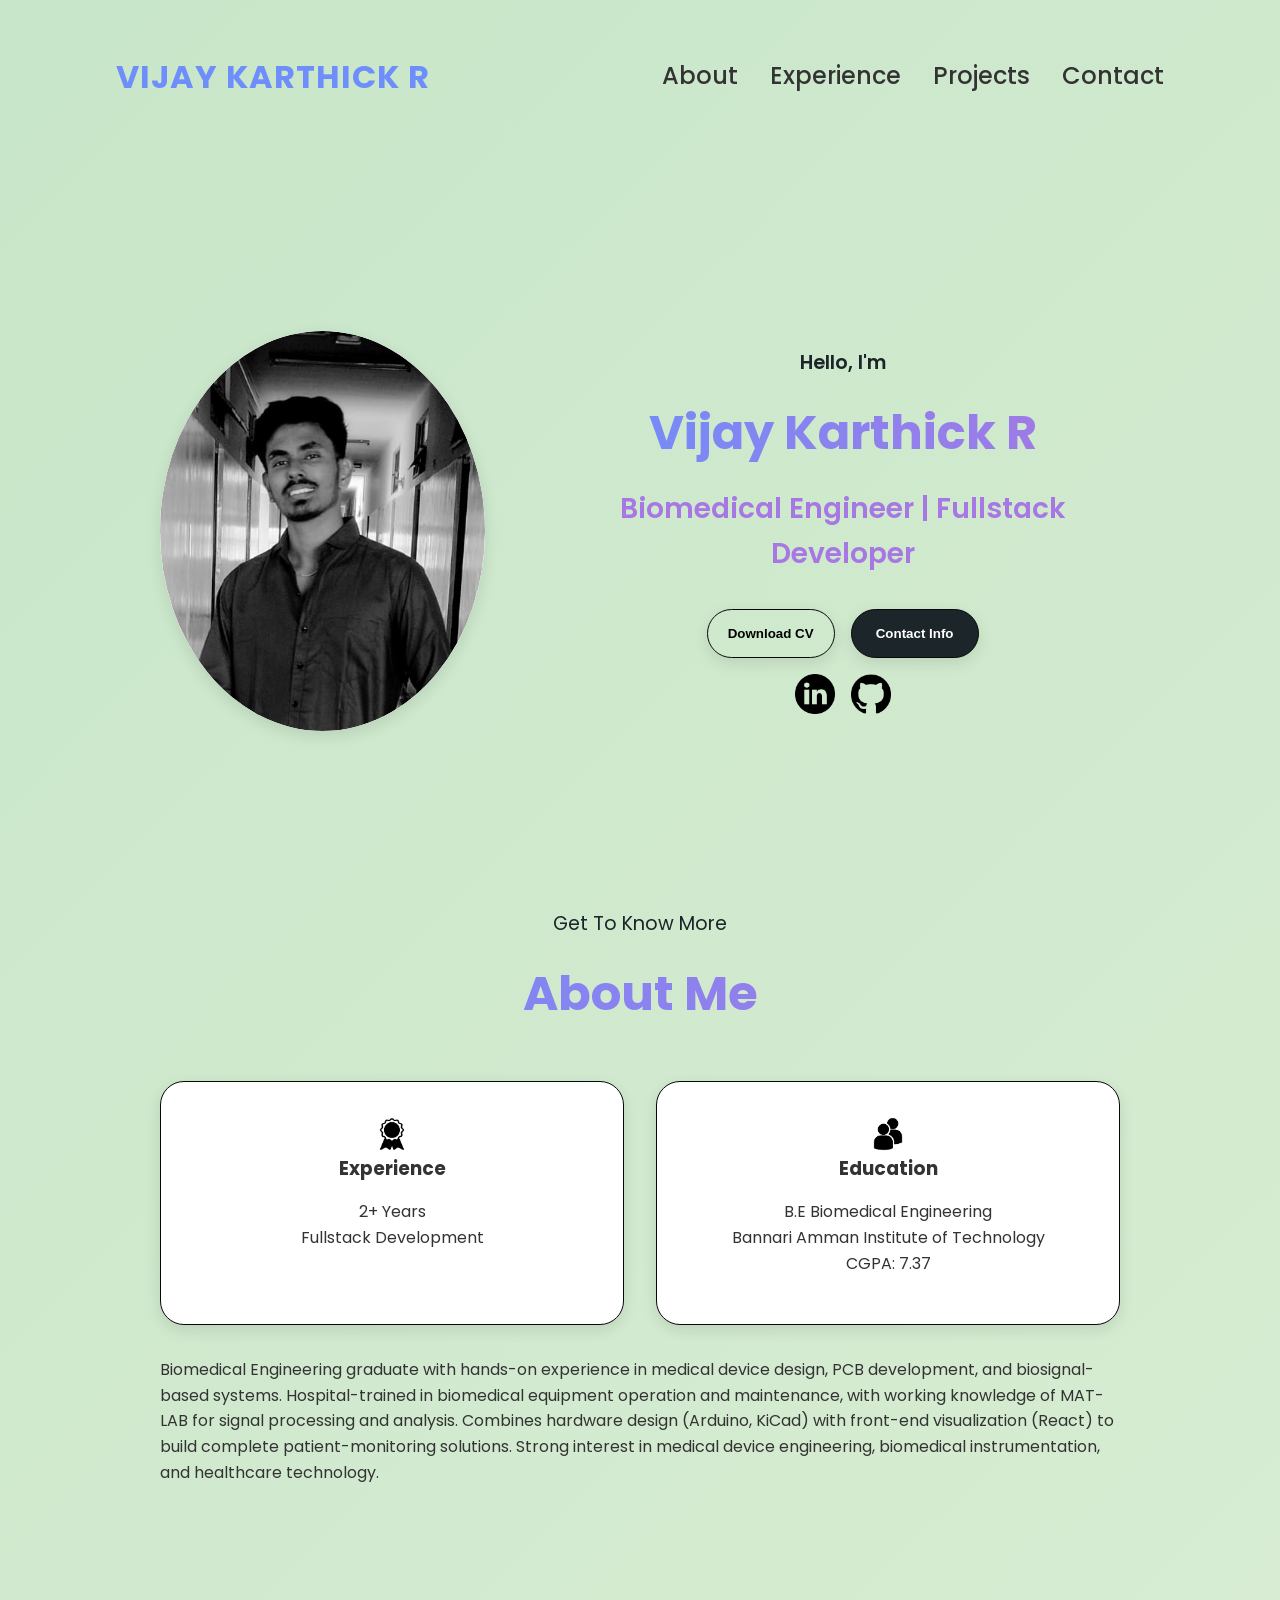
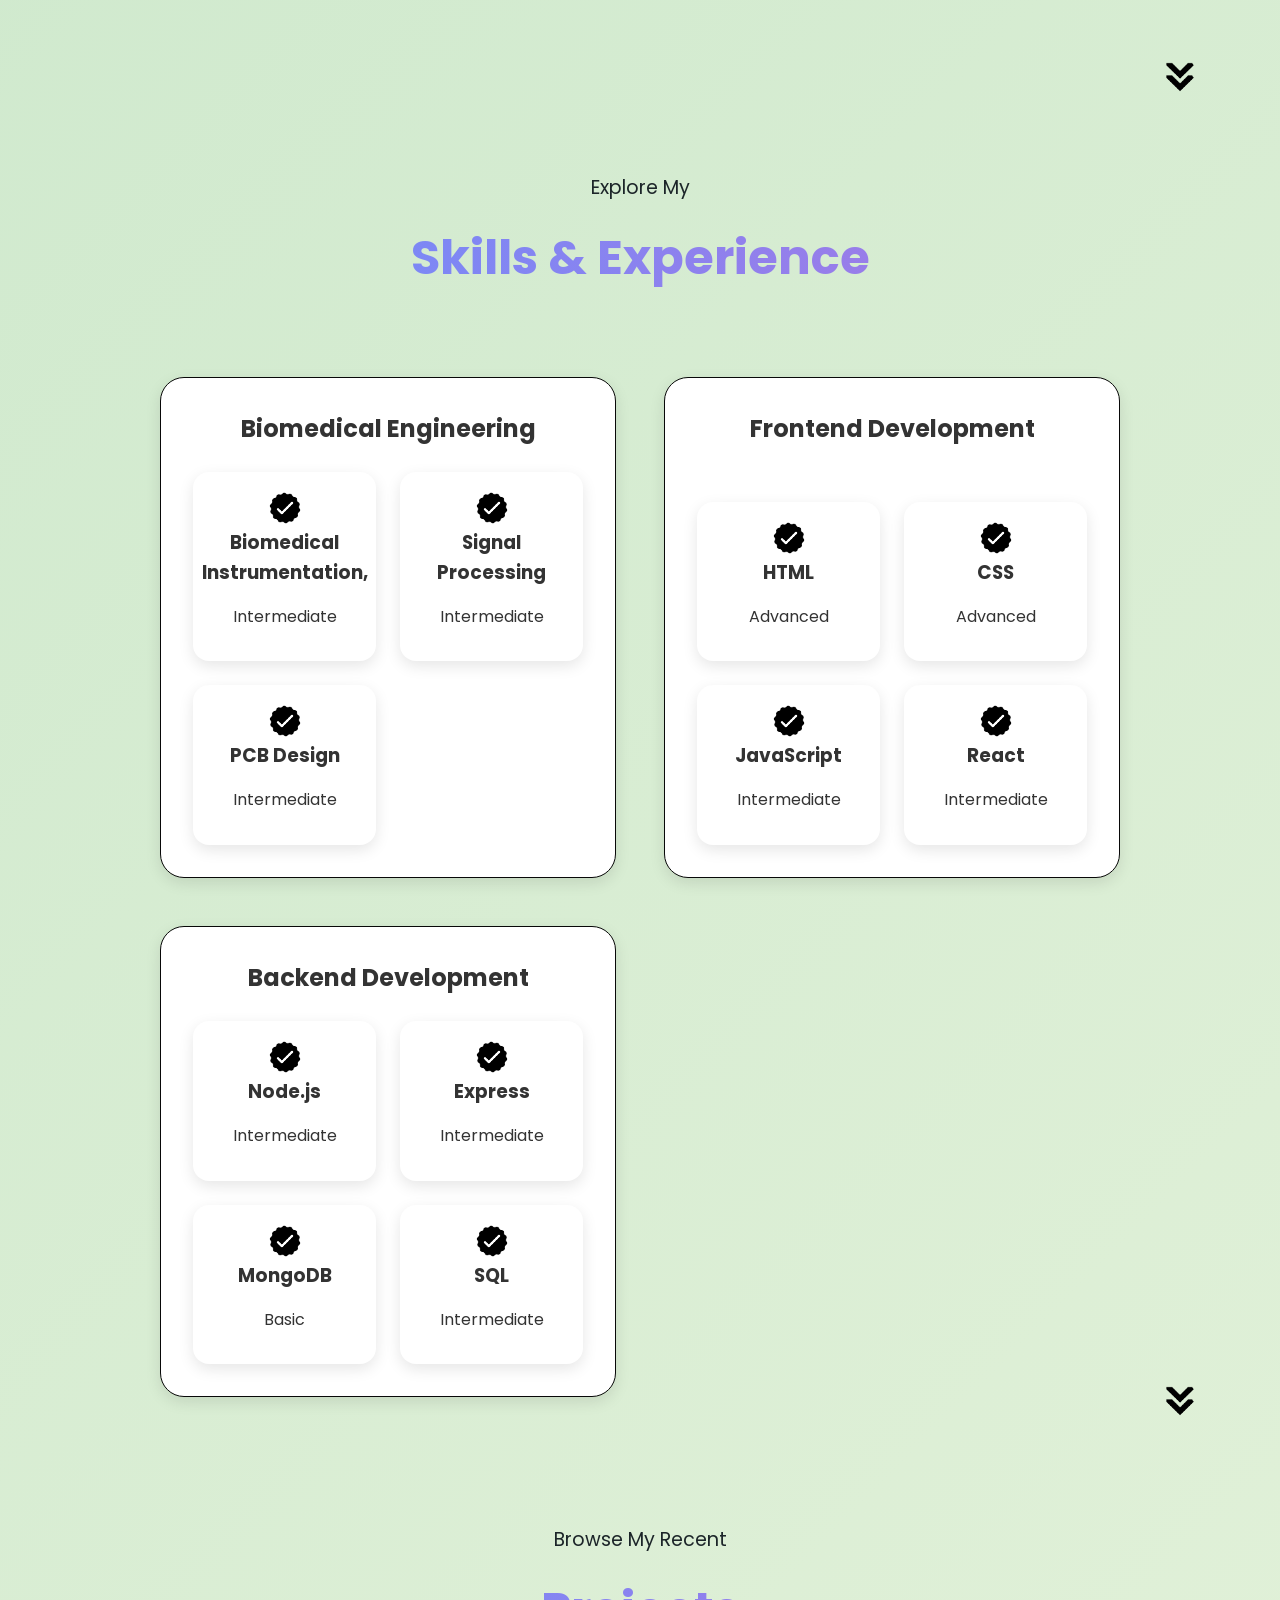
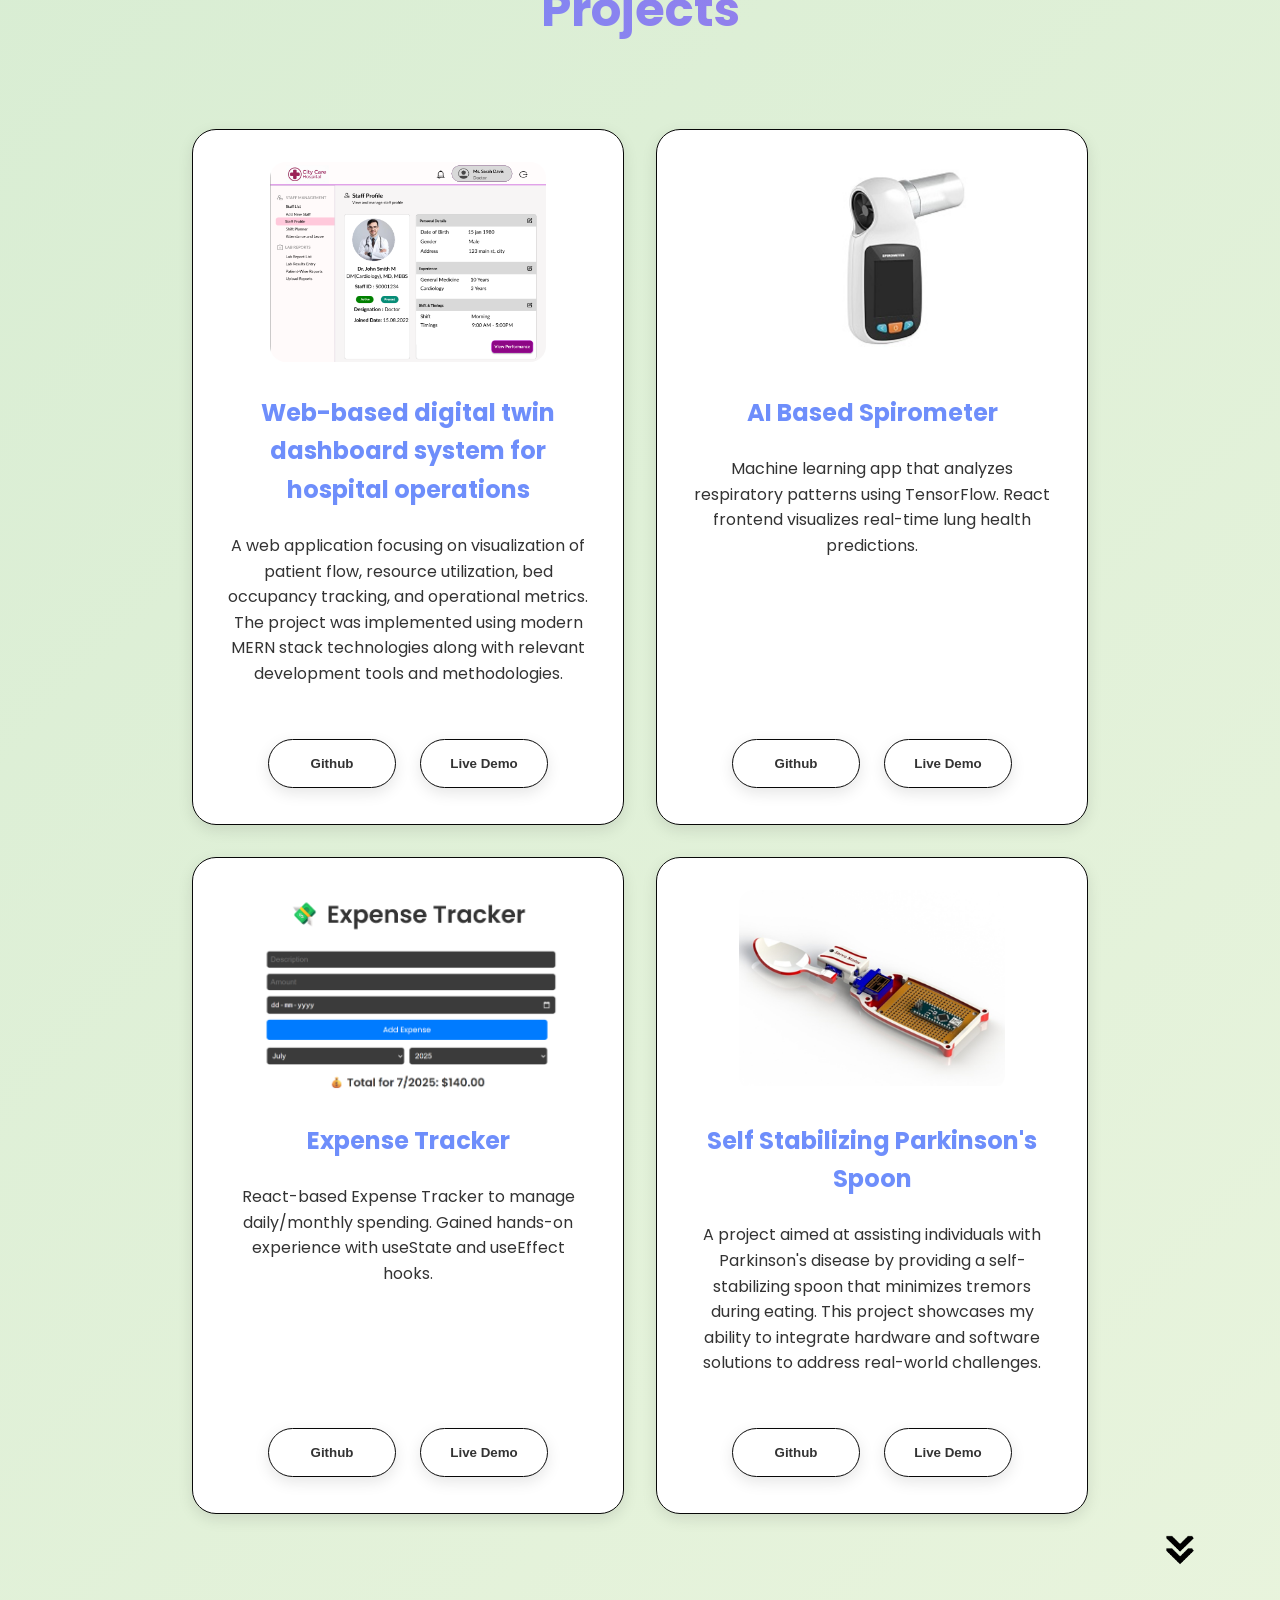
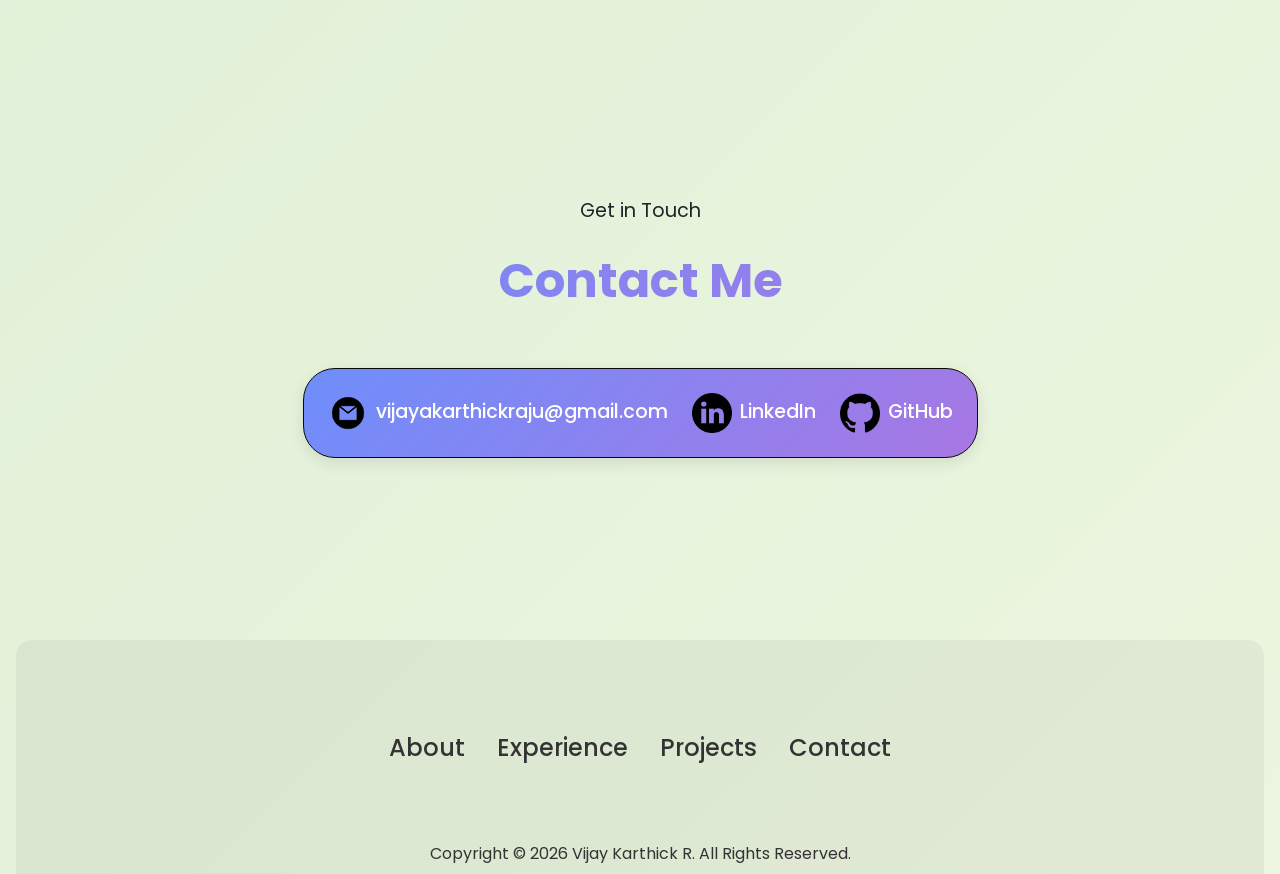
<file: index.html>
<!DOCTYPE html>
<html lang="en">
  <head>
    <meta charset="UTF-8" />
    <meta http-equiv="X-UA-Compatible" content="IE=edge" />
    <meta name="viewport" content="width=device-width, initial-scale=1.0" />
    <meta name="description" content="Portfolio of Vijay Karthick R, FullStack Developer">
    <meta name="keywords" content="FullStack Developer, Web Developer, Portfolio, JavaScript, React, Node.js">
    <meta name="author" content="Vijay Karthick R">
    <title>Vijay Karthick R | Biomedical Engineer | Fullstack Developer</title>
    <link rel="icon" href="./assets/favicon.ico" type="image/x-icon">
    <link rel="stylesheet" href="style.css" />
    <link rel="stylesheet" href="mediaqueries.css" />
  </head>
  <body>
    <!-- Loading Animation -->
    <div class="loader-wrapper">
      <div class="loader"></div>
    </div>

    <div class="nav-background">
      <nav id="desktop-nav">
        <div class="logo">Vijay Karthick R</div>
        <div>
          <ul class="nav-links">
            <li><a href="#about">About</a></li>
            <li><a href="#experience">Experience</a></li>
            <li><a href="#projects">Projects</a></li>
            <li><a href="#contact">Contact</a></li>
          </ul>
        </div>
      </nav>
    
      <nav id="hamburger-nav">
        <div class="logo">VIJAY KARTHICK</div>
        <div class="hamburger-menu">
          <div class="hamburger-icon" onclick="toggleMenu()">
            <span></span>
            <span></span>
            <span></span>
          </div>
          <div class="menu-links">
            <ul>
              <li><a href="#about" onclick="toggleMenu()">About</a></li>
              <li><a href="#experience" onclick="toggleMenu()">Experience</a></li>
              <li><a href="#projects" onclick="toggleMenu()">Projects</a></li>
              <li><a href="#contact" onclick="toggleMenu()">Contact</a></li>
            </ul>
          </div>
        </div>
      </nav>
    </div>

    <section id="profile">
      <div class="section__pic-container">
        <img src="./assets/profilepic2.png" alt="Vijay Karthick profile picture" />
      </div>
      <div class="section__text">
        <p class="section__text__p1">Hello, I'm</p>
        <h1 class="title">Vijay Karthick R</h1>
        <p class="section__text__p2">Biomedical Engineer | Fullstack Developer</p>
        <div class="btn-container">
          <button
            class="btn btn-color-2"
            onclick="window.open('./assets/VIJAY KARTHICK R BIOMEDICAL ENGINEER.pdf')"
          >
            Download CV
          </button>
          <button class="btn btn-color-1" onclick="location.href='./#contact'">
            Contact Info
          </button>
        </div>
        <div id="socials-container">
          <img
            src="./assets/linkedin.png"
            alt="My LinkedIn profile"
            class="icon"
            onclick="location.href='https://www.linkedin.com/in/vijay-karthick-r-223733267/'"
          />
          <img
            src="./assets/github.png"
            alt="My Github profile"
            class="icon"
            onclick="location.href='https://github.com/VIJAYKARTHICK5'"
          />
        </div>
      </div>
    </section>

    <section id="about">
      <p class="section__text__p1">Get To Know More</p>
      <h1 class="title">About Me</h1>
      <div class="section-container">
        
        <div class="about-details-container">
          <div class="about-containers">
            <div class="details-container">
              <img
                src="./assets/experience.png"
                alt="Experience icon"
                class="icon"
              />
              <h3>Experience</h3>
              <p>2+ Years<br />Fullstack Development</p>
            </div>
            <div class="details-container">
              <img
                src="./assets/education.png"
                alt="Education icon"
                class="icon"
              />
              <h3>Education</h3>
              <p>B.E Biomedical Engineering<br />
              Bannari Amman Institute of Technology<br />
              CGPA: 7.37</p>
            </div>
          </div>
          <div class="text-container">
            <p>
              Biomedical Engineering graduate with hands-on experience in medical device design, PCB development, and biosignal-
                based systems. Hospital-trained in biomedical equipment operation and maintenance, with working knowledge of MAT-
                LAB for signal processing and analysis. Combines hardware design (Arduino, KiCad) with front-end visualization (React)
                to build complete patient-monitoring solutions. Strong interest in medical device engineering, biomedical instrumentation,
                and healthcare technology.
            </p>
          </div>
        </div>
      </div>
      <img
        src="./assets/arrow.png"
        alt="Arrow icon"
        class="icon arrow"
        onclick="location.href='./#experience'"
      />
    </section>

    <section id="experience">
      <p class="section__text__p1">Explore My</p>
      <h1 class="title">Skills & Experience</h1>
      <div class="experience-details-container">
        <div class="about-containers">
          
          <div class="details-container">
            <h2 class="experience-sub-title">Biomedical Engineering</h2>
            <div class="article-container">
              <article>
                <img
                  src="./assets/checkmark.png"
                  alt="Experience icon"
                  class="icon"
                />
                <div>
                  <h3>Biomedical Instrumentation,</h3>
                  <p>Intermediate</p>
                </div>
              </article>
              <article>
                <img
                  src="./assets/checkmark.png"
                  alt="Experience icon"
                  class="icon"
                />
                <div>
                  <h3>Signal Processing</h3>
                  <p>Intermediate</p>
                </div>
              </article>
              <article>
                <img
                  src="./assets/checkmark.png"
                  alt="Experience icon"
                  class="icon"
                />
                <div>
                  <h3>PCB Design</h3>
                  <p>Intermediate</p>
                </div>
              </article>
              
            </div>
          </div>
          <div class="details-container">
            <h2 class="experience-sub-title">Frontend Development</h2>
            <div class="article-container">
              <article>
                <img
                  src="./assets/checkmark.png"
                  alt="Experience icon"
                  class="icon"
                />
                <div>
                  <h3>HTML</h3>
                  <p>Advanced</p>
                </div>
              </article>
              <article>
                <img
                  src="./assets/checkmark.png"
                  alt="Experience icon"
                  class="icon"
                />
                <div>
                  <h3>CSS</h3>
                  <p>Advanced</p>
                </div>
              </article>
              <article>
                <img
                  src="./assets/checkmark.png"
                  alt="Experience icon"
                  class="icon"
                />
                <div>
                  <h3>JavaScript</h3>
                  <p>Intermediate</p>
                </div>
              </article>
              <article>
                <img
                  src="./assets/checkmark.png"
                  alt="Experience icon"
                  class="icon"
                />
                <div>
                  <h3>React</h3>
                  <p>Intermediate</p>
                </div>
              </article>
            </div>
          </div>
          <div class="details-container">
            <h2 class="experience-sub-title">Backend Development</h2>
            <div class="article-container">
              <article>
                <img
                  src="./assets/checkmark.png"
                  alt="Experience icon"
                  class="icon"
                />
                <div>
                  <h3>Node.js</h3>
                  <p>Intermediate</p>
                </div>
              </article>
              <article>
                <img
                  src="./assets/checkmark.png"
                  alt="Experience icon"
                  class="icon"
                />
                <div>
                  <h3>Express</h3>
                  <p>Intermediate</p>
                </div>
              </article>
              <article>
                <img
                  src="./assets/checkmark.png"
                  alt="Experience icon"
                  class="icon"
                />
                <div>
                  <h3>MongoDB</h3>
                  <p>Basic</p>
                </div>
              </article>
              <article>
                <img
                  src="./assets/checkmark.png"
                  alt="Experience icon"
                  class="icon"
                />
                <div>
                  <h3>SQL</h3>
                  <p>Intermediate</p>
                </div>
              </article>
            </div>
          </div>
        </div>
      </div>
      <img
        src="./assets/arrow.png"
        alt="Arrow icon"
        class="icon arrow"
        onclick="location.href='./#projects'"
      />
    </section>

    <section id="projects">
  <p class="section__text__p1">Browse My Recent</p>
  <h1 class="title">Projects</h1>

  <div class="experience-details-container">
    <div class="project-grid">
      
      <!-- Project 1 -->
      <div class="details-container color-container">
        <div class="article-container">
          <img src="./assets/dashboard.png" alt="To-Do List App" class="project-img" />
        </div>
        <h2 class="experience-sub-title project-title">Web-based digital twin dashboard system for hospital operations</h2>
        <p>
         A web application focusing on visualization of patient flow, resource utilization, bed occupancy tracking, and operational 
metrics. The project was implemented using modern MERN stack technologies along with relevant development tools and methodologies. 
        </p>
        <div class="btn-container">
          <button class="btn btn-color-2 project-btn" onclick="location.href='https://hospital-digital-twin-dashboard.vercel.app'">Github</button>
          <button class="btn btn-color-2 project-btn" onclick="location.href='https://hospital-digital-twin-dashboard.vercel.app'">Live Demo</button>
        </div>
      </div>


      <!-- Project 2-->
      <div class="details-container color-container">
        <div class="article-container">
          <img src="./assets/spiro.jpg" alt="AI Based Spirometer" class="project-img" />
        </div>
        <h2 class="experience-sub-title project-title">AI Based Spirometer</h2>
        <p>
          Machine learning app that analyzes respiratory patterns using TensorFlow. React frontend visualizes real-time lung health predictions.
        </p>
        <div class="btn-container">
          <button class="btn btn-color-2 project-btn" onclick="location.href='https://github.com/vijay-05012004/ai-spirometer'">Github</button>
          <button class="btn btn-color-2 project-btn" onclick="location.href='https://github.com/VIJAYKARTHICK5'">Live Demo</button>
        </div>
      </div>

      <!-- Project 3 -->
      <div class="details-container color-container">
        <div class="article-container">
          <img src="./assets/expense.png" alt="Expense Tracker" class="project-img" />
        </div>
        <h2 class="experience-sub-title project-title">Expense Tracker</h2>
        <p>
          React-based Expense Tracker to manage daily/monthly spending. Gained hands-on experience with useState and useEffect hooks.
        </p>
        <div class="btn-container">
          <button class="btn btn-color-2 project-btn" onclick="location.href='https://github.com/VIJAYKARTHICK5/expense-tracker'">Github</button>
          <button class="btn btn-color-2 project-btn" onclick="location.href='https://vijaykarthick5.github.io/expense-tracker/'">Live Demo</button>
        </div>
      </div>


      <div class="details-container color-container">
        <div class="article-container">
          <img src="./assets/parkinsonSpoon.png" alt="To-Do List App" class="project-img" />
        </div>
        <h2 class="experience-sub-title project-title">Self Stabilizing Parkinson's Spoon</h2>
        <p>
          A project aimed at assisting individuals with Parkinson's disease by providing a self-stabilizing spoon that minimizes tremors during eating.
          This project showcases my ability to integrate hardware and software solutions to address real-world challenges.
        </p>
        <div class="btn-container">
          <button class="btn btn-color-2 project-btn" onclick="location.href='https://github.com/VIJAYKARTHICK5/Parkinson-s-Spoon'">Github</button>
          <button class="btn btn-color-2 project-btn" onclick="location.href='https://github.com/VIJAYKARTHICK5'">Live Demo</button>
        </div>
      </div>

    </div>
  </div>

  <img src="./assets/arrow.png" alt="Arrow icon" class="icon arrow" onclick="location.href='./#contact'" />
</section>


    <section id="contact">
      <p class="section__text__p1">Get in Touch</p>
      <h1 class="title">Contact Me</h1>
      <div class="contact-info-upper-container">
        <div class="contact-info-container">
          <img
            src="./assets/email.png"
            alt="Email icon"
            class="icon contact-icon email-icon"
          />
          <p><a href="mailto:vijayakarthickraju@gmail.com">vijayakarthickraju@gmail.com</a></p>
        </div>
        <div class="contact-info-container">
          <img
            src="./assets/linkedin.png"
            alt="LinkedIn icon"
            class="icon contact-icon"
          />
          <p><a href="https://www.linkedin.com/in/vijay-karthick-r-223733267/" target="_blank" rel="noopener">LinkedIn</a></p>
        </div>
        <div class="contact-info-container">
          <img
            src="./assets/github.png"
            alt="GitHub icon"
            class="icon contact-icon"
          />
          <p><a href="https://github.com/vijay-05012004" target="_blank" rel="noopener">GitHub</a></p>
        </div>
      </div>
    </section>

    <footer>
      <nav>
        <div class="nav-links-container">
          <ul class="nav-links">
            <li><a href="#about">About</a></li>
            <li><a href="#experience">Experience</a></li>
            <li><a href="#projects">Projects</a></li>
            <li><a href="#contact">Contact</a></li>
          </ul>
        </div>
      </nav>
      <p>Copyright &#169; <span id="year"></span> Vijay Karthick R. All Rights Reserved.</p>
    </footer>

    <!-- Back to Top Button -->
    <button id="back-to-top" title="Go to top">↑</button>

    <script src="script.js"></script>
  </body>
</html>
</file>
<file: style.css>
/* GLOBAL RESET & VARIABLES */
@import url("https://fonts.googleapis.com/css2?family=Poppins:wght@300;400;500;600;700&display=swap");

:root {
  --text-dark: #333;
  --text-light: #f8f9fa;
  --accent-dark: #1C2529;
  --font-main: "Poppins", sans-serif;
  --border-dark: #080808;
  --transition-speed: 300ms;
  --bg-primary: transparent;
  --primary-color: #6e8efb;
  --secondary-color: #a777e3;
  --accent-color: #ff7e5f;
  --box-shadow: 0 5px 15px rgba(0,0,0,0.1);
  --box-shadow-hover: 0 15px 30px rgba(0,0,0,0.2);
}

*,
*::before,
*::after {
  margin: 0;
  padding: 0;
  box-sizing: border-box;
}

body {
  font-family: var(--font-main);
  background: linear-gradient(-45deg, #e3f2fd, #ffffff, #f9fbe7, #c8e6c9);
  background-size: 400% 400%;
  animation: gradientBG 15s ease infinite;
  color: var(--text-dark);
  line-height: 1.6;
  overflow-x: hidden;
}

html {
  scroll-behavior: smooth;
}

p {
  color: var(--text-dark);
  margin-bottom: 1rem;
}

/* TRANSITIONS */
a,
.btn {
  transition: all var(--transition-speed) ease;
}

/* Loader Animation */
.loader-wrapper {
  position: fixed;
  top: 0;
  left: 0;
  width: 100%;
  height: 100%;
  background-color: #f5f5f5;
  display: flex;
  justify-content: center;
  align-items: center;
  z-index: 9999;
  transition: opacity 0.5s ease-out;
}

.loader {
  border: 5px solid #f3f3f3;
  border-top: 5px solid var(--primary-color);
  border-radius: 50%;
  width: 50px;
  height: 50px;
  animation: spin 1s linear infinite;
}

@keyframes spin {
  0% { transform: rotate(0deg); }
  100% { transform: rotate(360deg); }
}

/* NAVIGATION */
nav,
.nav-links {
  display: flex;
}

nav {
  justify-content: space-around;
  align-items: center;
  height: 17vh;
  position: relative;
  z-index: 100;
}

.nav-links {
  gap: 2rem;
  list-style: none;
  font-size: 1.5rem;
}

a {
  color: var(--text-dark);
  text-decoration: none;
  font-weight: 500;
}

a:hover {
  color: var(--primary-color);
  text-decoration: underline;
  text-underline-offset: 1rem;
  text-decoration-color: var(--secondary-color);
}

.logo {
  font-size: 2rem;
  color: var(--primary-color);
  font-weight: 700;
  text-transform: uppercase;
  letter-spacing: 1px;
}

.logo:hover {
  cursor: default;
}

/* HAMBURGER MENU */
#hamburger-nav {
  display: none;
}

.hamburger-menu {
  position: relative;
  display: inline-block;
}

.hamburger-icon {
  display: flex;
  flex-direction: column;
  justify-content: space-between;
  height: 24px;
  width: 30px;
  cursor: pointer;
  transition: all 0.3s ease;
}

.hamburger-icon span {
  width: 100%;
  height: 3px;
  background-color: var(--text-dark);
  transition: all 0.3s ease-in-out;
}

.menu-links {
  position: absolute;
  top: 100%;
  right: 0;
  background-color: white;
  width: fit-content;
  max-height: 0;
  overflow: hidden;
  transition: all 0.3s ease-in-out;
  border-radius: 0.5rem;
  box-shadow: var(--box-shadow);
}

.menu-links a {
  display: block;
  padding: 10px;
  text-align: center;
  font-size: 1.5rem;
  color: var(--text-dark);
  text-decoration: none;
}

.menu-links li {
  list-style: none;
}

.menu-links.open {
  max-height: 300px;
  padding: 1rem;
}

.hamburger-icon.open span:first-child {
  transform: rotate(45deg) translate(10px, 5px);
}

.hamburger-icon.open span:nth-child(2) {
  opacity: 0;
}

.hamburger-icon.open span:last-child {
  transform: rotate(-45deg) translate(10px, -5px);
}

/* SECTIONS */
section {
  padding-top: 4vh;
  min-height: 96vh; /* Changed from fixed height to min-height to prevent vertical overflow */
  margin: 0 10rem;
  position: relative;
}

.section-container {
  display: flex;
  gap: 4rem;
  height: 80%;
  opacity: 0;
  transform: translateY(20px);
  transition: opacity 0.6s ease, transform 0.6s ease;
}

.section-container.visible {
  opacity: 1;
  transform: translateY(0);
}

.visible {
  opacity: 1 !important;
  transform: translateY(0) !important;
}

/* PROFILE SECTION */
#profile {
  display: flex;
  justify-content: center;
  gap: 5rem;
  min-height: 80vh; /* Replaced strict 80vh height constraint */
  position: relative;
}

.section__pic-container {
  display: flex;
  height: 400px;
  width: 350px;
  margin: auto 0;
  border-radius: 50%;
  overflow: hidden;
  justify-content: center;
  align-items: flex-end;
  background-color: white;
  box-shadow: var(--box-shadow);
  position: relative;
}

.section__pic-container::before {
  content: '';
  position: absolute;
  top: -50%;
  left: -50%;
  width: 200%;
  height: 200%;
  background: linear-gradient(
    to bottom right,
    rgba(255,255,255,0.3),
    rgba(255,255,255,0)
  );
  transform: rotate(30deg);
  z-index: -1;
}

.section__pic-container-1 {
  display: flex;
  height: 400px;
  width: 300px;
  margin: auto 0;
  border-radius: 25%;
  overflow: hidden;
  justify-content: center;
  background-color: transparent;
  box-shadow: var(--box-shadow);
}

.section__pic-container img {
  width: 100%;
  height: 100%;
  object-fit: cover;
  object-position: center;
  border-radius: 50%;
  transition: transform var(--transition-speed);
}

.section__pic-container img:hover {
  transform: scale(1.05);
}

.section__text {
  align-self: center;
  text-align: center;
}

.section__text p {
  font-weight: 600;
}

.section__text__p1 {
  text-align: center;
  font-size: 1.2rem;
  color: var(--accent-dark);
}

.section__text__p2 {
  font-size: 1.75rem;
  margin-bottom: 1rem;
  color: var(--secondary-color);
}

.title {
  font-size: 3rem;
  text-align: center;
  margin-bottom: 1rem;
  background: linear-gradient(to right, var(--primary-color), var(--secondary-color));
  -webkit-background-clip: text;
  -webkit-text-fill-color: transparent;
}

#socials-container {
  display: flex;
  justify-content: center;
  margin-top: 1rem;
  gap: 1rem;
}

/* ICONS */
.icon {
  cursor: pointer;
  height: 2.5rem;
  transition: transform 0.3s ease;
}

.icon:hover {
  transform: translateY(-5px);
}

/* BUTTONS */
.btn-container {
  display: flex;
  justify-content: center;
  gap: 1rem;
  margin-top: 2rem;
}

.btn {
  font-weight: 600;
  padding: 1rem;
  width: 8rem;
  border-radius: 2rem;
  text-align: center;
  transition: all 0.3s ease;
  box-shadow: var(--box-shadow);
}

.btn:hover {
  transform: translateY(-5px);
  box-shadow: var(--box-shadow-hover);
}

.btn-color-1,
.btn-color-2 {
  border: var(--border-dark) 0.1rem solid;
}

.btn-color-1,
.btn-color-2:hover {
  background: var(--accent-dark);
  color: white;
}

.btn-color-1:hover {
  background: black;
}

.btn-color-2 {
  background: none;
}

.btn-color-2:hover {
  border: white 0.1rem solid;
}

/* ABOUT & GENERAL CONTAINERS */
#about {
  position: relative;
}

.about-containers {
  display: flex;
  flex-wrap: wrap; /* Fixed to allow multi-line wrapping */
  justify-content: center; /* Aligns wrapped items safely */
  width: 100%;
  gap: 2rem;
  margin: 2rem 0;
}

.about-details-container {
  display: flex;
  flex-direction: column;
  justify-content: center;
  width: 100%;
}

.about-pic {
  border-radius: 5rem;
  transition: transform 0.3s ease;
}

.about-pic:hover {
  transform: scale(1.05);
}

.arrow {
  position: absolute;
  right: -5rem;
  bottom: 2.5rem;
  cursor: pointer;
  transition: transform 0.3s ease;
}

.arrow:hover {
  transform: translateY(5px);
}

/* CONSOLIDATED DETAILS CONTAINER */
.details-container {
  display: flex;
  flex-direction: column;
  justify-content: space-between;
  align-items: center;
  flex: 1 1 300px; /* Allows flexibility but triggers wrap when narrower than 300px */
  padding: 2rem;
  border-radius: 1.5rem;
  border: 1px solid var(--border-dark);
  text-align: center;
  background: white;
  box-shadow: var(--box-shadow);
  transition: all 0.3s ease;
  height: 100%;
}

.details-container:hover {
  transform: translateY(-10px);
  box-shadow: var(--box-shadow-hover);
}

/* EXPERIENCE SECTION LAYOUT FIX */
.experience-details-container {
  display: flex;
  flex-direction: column;
  align-items: center;
  width: 100%;
  padding: 2rem 0;
}

#experience .about-containers {
  display: grid;
  grid-template-columns: repeat(auto-fit, minmax(300px, 1fr));
  gap: 3rem;
  width: 100%;
}

/* Scoped Skill Card Container Grid */
#experience .article-container {
  display: grid;
  grid-template-columns: repeat(auto-fit, minmax(140px, 1fr));
  gap: 1.5rem;
  width: 100%;
  justify-content: center;
  margin-top: 1.5rem;
}

article {
  display: flex;
  flex-direction: column;
  align-items: center;
  text-align: center;
  padding: 1rem;
  background: white;
  border-radius: 1rem;
  box-shadow: var(--box-shadow);
  transition: transform 0.3s ease;
}

article:hover {
  transform: translateY(-5px);
  box-shadow: var(--box-shadow-hover);
}

/* PROJECTS SECTION */
#projects {
  position: relative;
  padding: 4rem 2rem;
}

.project-grid {
  display: grid;
  grid-template-columns: repeat(auto-fit, minmax(300px, 1fr));
  gap: 2rem;
  width: 100%;
  margin-top: 2rem;
}

.details-container.color-container {
  display: flex;
  flex-direction: column;
  justify-content: space-between;
  padding: 2rem;
  background: white;
  border-radius: 1.5rem;
  box-shadow: var(--box-shadow);
  transition: all 0.3s ease;
  height: 100%;
}

/* Scoped Project Image Container */
#projects .article-container {
  display: flex;
  justify-content: center;
  align-items: center;
  height: 200px;
  margin-bottom: 1rem;
}

.project-img {
  width: 100%;
  height: 100%;
  object-fit: cover;
  border-radius: 1rem;
  transition: transform 0.3s ease;
}

.project-img:hover {
  transform: scale(1.02);
}

.project-title {
  font-size: 1.5rem;
  text-align: center;
  margin: 1rem 0 0.5rem;
  color: var(--primary-color);
}

.details-container p {
  text-align: center;
  color: var(--text-dark);
  flex-grow: 1;
  margin: 1rem 0;
}

.project-btn {
  color: var(--text-dark);
  border-color: var(--border-dark);
  margin: 0.25rem;
}

/* CONTACT SECTION */
#contact {
  display: flex;
  flex-direction: column;
  justify-content: center;
  min-height: 70vh;
}

.contact-info-upper-container {
  display: flex;
  flex-wrap: wrap; /* Fixed contact wrap */
  justify-content: center;
  align-items: center;
  margin: 2rem auto;
  padding: 1.5rem;
  border-radius: 2rem;
  border: 0.1rem solid var(--border-dark);
  background: linear-gradient(135deg, var(--primary-color), var(--secondary-color));
  color: white;
  transition: all 0.3s ease;
  box-shadow: var(--box-shadow);
  gap: 1.5rem;
}

.contact-info-upper-container:hover {
  transform: scale(1.02);
  box-shadow: var(--box-shadow-hover);
}

.contact-info-container {
  display: flex;
  align-items: center;
  justify-content: center;
  gap: 0.5rem;
}

.contact-info-container p {
  font-size: larger;
  color: white;
  margin-bottom: 0;
}

.contact-info-container a {
  color: white;
}

.contact-icon {
  cursor: default;
}

.email-icon {
  height: 2.5rem;
}

/* FOOTER */
footer {
  height: 26vh;
  margin: 0 1rem;
  background-color: rgba(0,0,0,0.05);
  border-radius: 1rem 1rem 0 0;
  padding: 2rem;
}

footer p {
  text-align: center;
  margin-top: 1rem;
}

/* Back to Top Button */
#back-to-top {
  display: none;
  position: fixed;
  bottom: 20px;
  right: 20px;
  width: 50px;
  height: 50px;
  border: none;
  border-radius: 50%;
  background-color: var(--primary-color);
  color: white;
  cursor: pointer;
  font-size: 1.5rem;
  z-index: 99;
  transition: all 0.3s ease;
  box-shadow: var(--box-shadow);
}

#back-to-top:hover {
  background-color: var(--secondary-color);
  transform: translateY(-5px);
  box-shadow: var(--box-shadow-hover);
}

/* ANIMATIONS */
@keyframes gradientBG {
  0% {
    background-position: 0% 50%;
  }
  50% {
    background-position: 100% 50%;
  }
  100% {
    background-position: 0% 50%;
  }
}
</file>
<file: mediaqueries.css>
/* === Responsive @ 1200px and below === */
@media screen and (max-width: 1200px) {
  /* Navigation changes */
  #desktop-nav {
    display: none;
  }

  #hamburger-nav {
    display: flex;
    justify-content: space-between;
    align-items: center;
    padding: 1rem 2rem;
    position: sticky;
    top: 0;
    background-color: #c1c9cb;
    z-index: 1000;
  }

  .nav-links {
    font-size: 1rem;
    display: flex;
    justify-content: center;
    gap: 2rem;
    flex-wrap: wrap;
  }

  /* Layout changes */
  section {
    margin: 0 5rem;
    height: auto;
    padding: 6rem 0;
  }

  .section-container {
    flex-direction: column;
    align-items: center;
    gap: 3rem;
  }

  .section__pic-container {
    width: 300px;
    height: 300px;
  }

  .title {
    font-size: 2.5rem;
  }

  .experience-sub-title {
    font-size: 1.5rem;
  }

  .about-containers {
    flex-direction: column;
    align-items: center;
  }

  .arrow {
    display: none;
  }
}

/* === Responsive @ 992px (Tablets) === */
@media screen and (max-width: 992px) {
  section {
    margin: 0 3rem;
    padding: 4rem 0;
    height: auto;
  }

  .section__pic-container {
    width: 250px;
    height: 250px;
  }

  .btn {
    width: 100%;
    max-width: 250px;
  }

  .project-img {
    width: 100%;
    height: auto;
    object-fit: cover;
  }

  .about-containers {
    gap: 1rem;
  }

  .article-container {
    justify-content: center;
    gap: 1.5rem;
  }

  .text-container,
  .details-container {
    text-align: center;
  }

  #profile {
    gap: 3rem;
    height: auto;
  }
}

/* === Responsive @ 768px (Phablets) === */
@media screen and (max-width: 768px) {
  section {
    margin: 0 1.5rem;
    padding: 3rem 0;
    height: auto;
  }

  .section__pic-container {
    width: 200px;
    height: 200px;
  }

  .title {
    font-size: 2rem;
  }

  .section__text__p2 {
    font-size: 1.25rem;
  }

  .about-containers,
  .section-container,
  .btn-container,
  .contact-info-upper-container {
    flex-direction: column;
    align-items: center;
    gap: 1rem;
  }

  .details-container,
  .text-container {
    width: 100%;
    text-align: center;
  }

  .experience-sub-title {
    font-size: 1.25rem;
  }

  .btn {
    font-size: 1rem;
  }

  footer {
    height: auto;
    padding: 1rem 0;
  }

  .contact-info-upper-container {
    flex-direction: column;
    padding: 1rem;
  }
}

/* === Responsive @ 576px (Phones) === */
@media screen and (max-width: 576px) {
  .section__pic-container {
    width: 160px;
    height: 160px;
  }

  .logo {
    font-size: 1.5rem;
    text-align: center;
  }

  .title {
    font-size: 1.75rem;
  }

  .section__text__p2,
  .contact-info-container p,
  .nav-links li a {
    font-size: 1rem;
  }

  .contact-info-upper-container {
    flex-direction: column;
    text-align: center;
  }

  article {
    font-size: 0.95rem;
    width: 100%;
  }

  .btn {
    width: 90%;
  }

  footer nav {
    flex-direction: column;
    gap: 0.5rem;
    align-items: center;
  }

  .text-container {
    padding: 0 1rem;
  }
}

/* === Extra Small Devices @ 400px === */
@media screen and (max-width: 400px) {
  .section__pic-container {
    width: 130px;
    height: 130px;
  }

  .btn {
    font-size: 0.9rem;
    padding: 0.6rem;
  }

  .nav-links {
    gap: 0.75rem;
  }

  .project-title {
    font-size: 1.2rem;
  }

  .experience-sub-title {
    font-size: 1.1rem;
  }

  .section__text__p2 {
    font-size: 1rem;
  }

  #hamburger-nav {
    padding: 1rem;
  }
}

/* === Touch Device Hover Fallback === */
@media (hover: none) {
  a:hover,
  .btn:hover {
    color: inherit;
    background: inherit;
    text-decoration: none;
    transform: none !important;
  }
}

/* === Projects Grid Responsiveness === */

/* 992px and below (Tablet and smaller) */
@media screen and (max-width: 992px) {
  .project-grid {
    grid-template-columns: 1fr 1fr;
    gap: 1.5rem;
  }

  .details-container.color-container {
    padding: 1.5rem;
  }

  .project-title {
    font-size: 1.25rem;
  }

  .details-container p {
    font-size: 0.95rem;
  }
}

/* 768px and below (Phablets) */
@media screen and (max-width: 768px) {
  .project-grid {
    grid-template-columns: 1fr;
    gap: 1.5rem;
  }

  .project-img {
    height: auto;
    max-height: 200px;
  }

  .btn-container {
    flex-direction: column;
    gap: 0.5rem;
  }
}

/* 576px and below (Phones) */
@media screen and (max-width: 576px) {
  .details-container.color-container {
    padding: 1rem;
  }

  .project-title {
    font-size: 1.1rem;
  }

  .project-btn {
    font-size: 0.95rem;
    width: 100%;
  }

  .details-container p {
    font-size: 0.9rem;
  }
}

/* 400px and below (Extra Small Devices) */
@media screen and (max-width: 400px) {
  .project-title {
    font-size: 1rem;
  }

  .project-btn {
    font-size: 0.85rem;
    padding: 0.5rem;
  }
}
</file>
